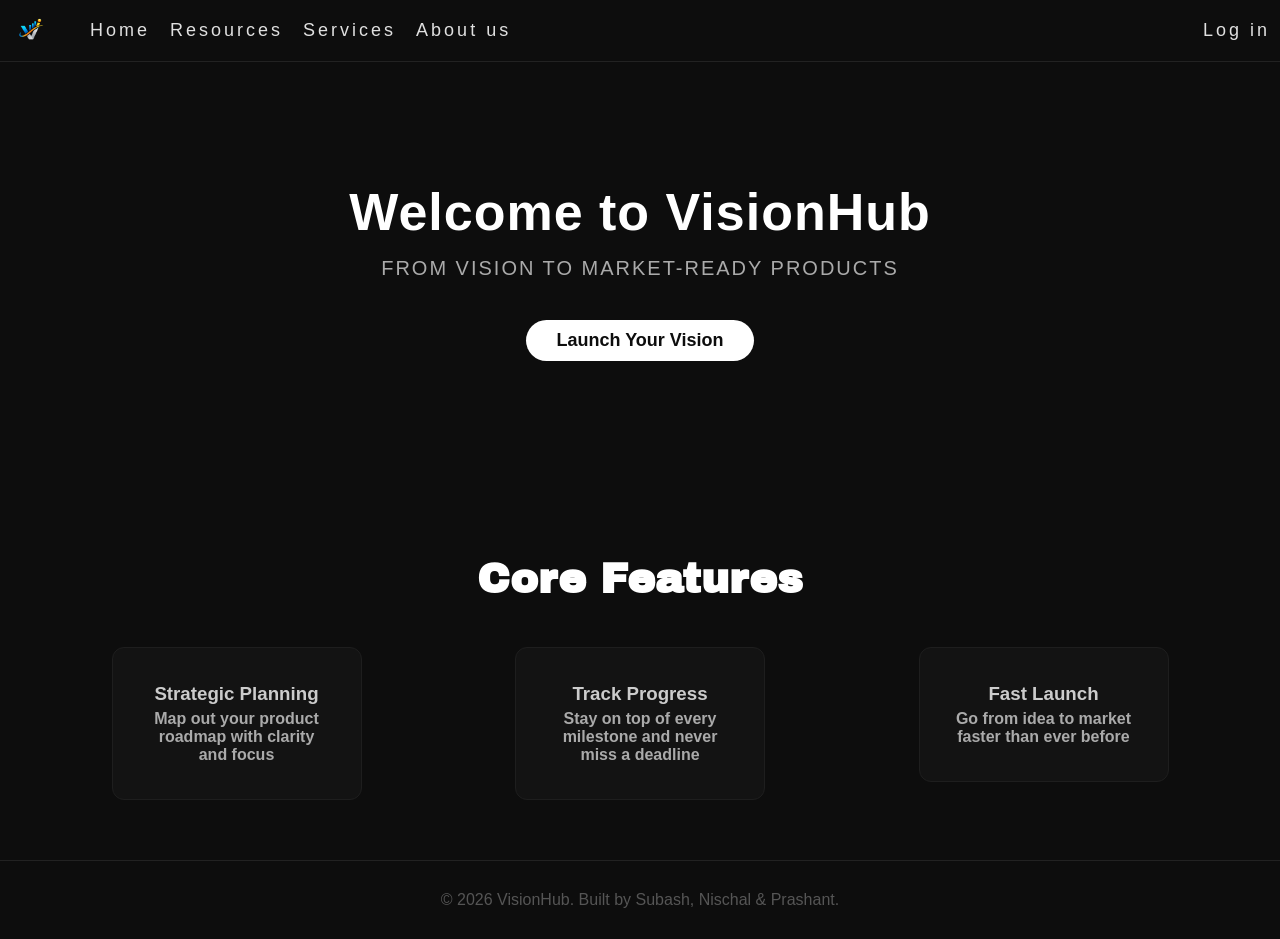
<file: Index.html>
<html> 
    <head> <style>
 </style>
  <title>VisionHub.com</title>
  <link rel="stylesheet" href="style.css">
    <link rel="icon" type="image/jpg" href="asset/logo.png">
    
</head>
<body> 
<nav class="navbar"> 
   <div class="logo">
 <img src="asset/logo.png" alt="VisionHub logo" style="height: 40px;">
 </div>
<ul> 
  <li><a href="Index.html">Home</a></li>
<li><a href = "Resources.html" >Resources</a></li>
  <li><a href="Services.html">Services</a></li>
    <li><a href="About.html">About us</a></li>
  <li class="Sign"><a href="login.html">Log in</a></li>
  </ul>

</nav >
<section class="headings">
<h1 class="Main_heading">Welcome to VisionHub</h1>
<h2 class="Main_h2"> FROM VISION TO MARKET-READY PRODUCTS </h2>
<div style="text-align:center;">
  <a href="Resources.html">
<button id="Starter">Launch Your Vision</button>
</div>
</a>
</section>
  <h2 class="text">Core Features</h2>
<section class="Features"> <!-- For displaying features in card format-->
  <div class="Feature_Cards">
    <h3 class="fetch">Strategic Planning</h3>
    <p>Map out your product roadmap with clarity and focus</p>
  </div>
  
  <div class="Feature_Cards">
    <h3 class="fetch">Track Progress</h3>
    <p>Stay on top of every milestone and never miss a deadline</p>
  </div>
  
  <div class="Feature_Cards">
    <h3 class="fetch">Fast Launch</h3>
    <p>Go from idea to market faster than ever before</p>
  </div>
</section>
<footer class="footer">
    <p>© 2026 VisionHub. Built by Subash, Nischal & Prashant.</p>
</footer>
</body>

</html>
</file>
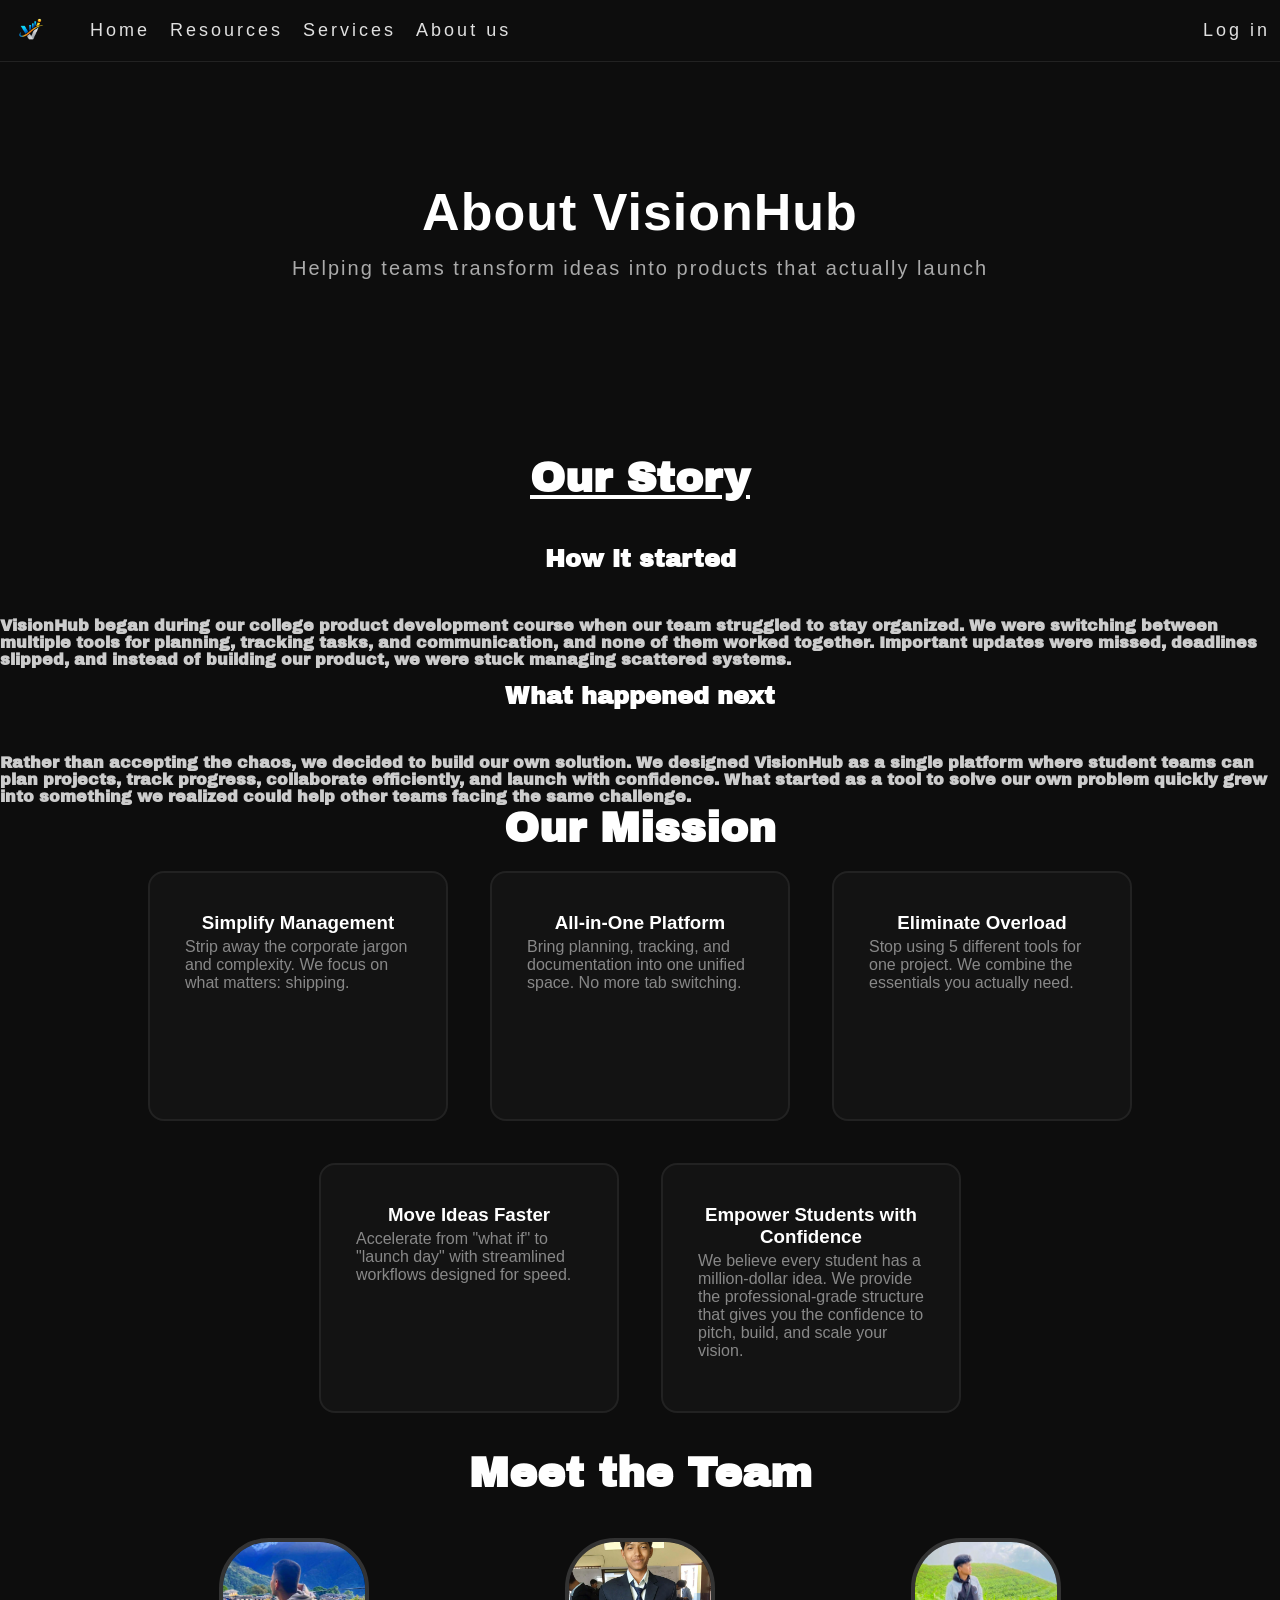
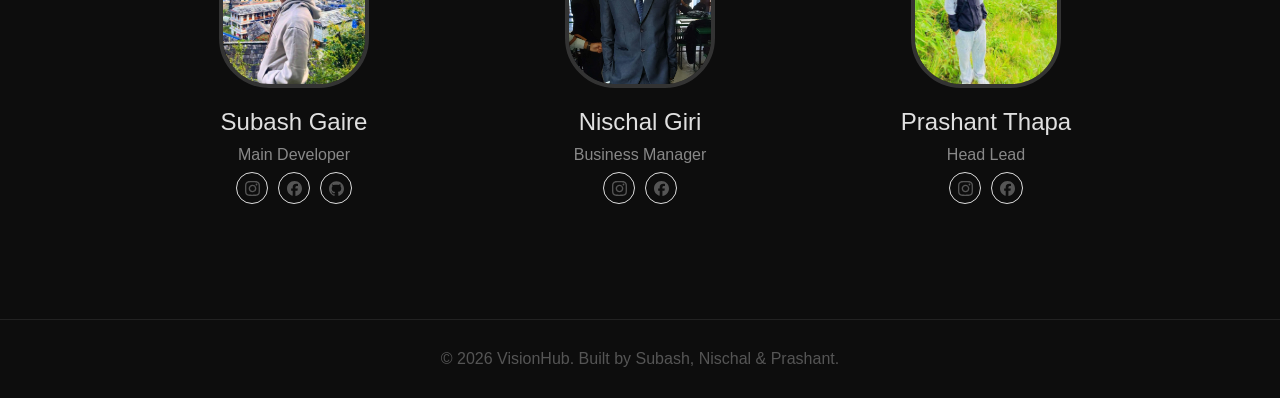
<file: About.html>
<html> 
    <head> <style>
 </style>
  <title>VisionHub.com</title>
  <link rel="stylesheet" href="style.css">
    <link rel="icon" type="image/jpg" href="asset/logo.png">
    
</head>
<body> 
<nav class="navbar"> 
   <div class="logo">
 <img src="asset/logo.png" alt="VisionHub logo" style="height: 40px;">
 </div>
<ul> 
  <li><a href="Index.html">Home</a></li>
<li><a href = "Resources.html" >Resources</a></li>
  <li><a href="Services.html">Services</a></li>
    <li><a href="About.html">About us</a></li>
  <li class="Sign"><a href="login.html">Log in</a></li>
  </ul>

</nav >
<!-- Hero section -->
<section class="About_Main">
  <h1 class="About">About VisionHub</h1>
  <h2 class="About_Sub">Helping teams transform ideas into products that actually launch</h2>
</section>

<!-- Story section -->
<section >
  <h2 class="Our_h2">Our Story</h2>
  <h3 class="Our_h3">How it started</h3>
  <p class="Story">VisionHub began during our college product development course when our team struggled to stay organized. We were switching between multiple tools for planning, tracking tasks, and communication, and none of them worked together. Important updates were missed, deadlines slipped, and instead of building our product, we were stuck managing scattered systems.</p>
  
  <h3 class="Our_h3">What happened next</h3>
  <p class="Story">Rather than accepting the chaos, we decided to build our own solution. We designed VisionHub as a single platform where student teams can plan projects, track progress, collaborate efficiently, and launch with confidence. What started as a tool to solve our own problem quickly grew into something we realized could help other teams facing the same challenge.</p>
</section>

<!-- Mission card -->
<section >
  <h2 class="mission">Our Mission</h2>
  <div class="mission_cards">
    <div class="mission_card">
      <h3 class="mission_h3">Simplify Management</h3>
      <p>Strip away the corporate jargon and complexity. We focus on what matters: shipping.</p>
    </div>
    <div class="mission_card">
      <h3 class="mission_h3">All-in-One Platform</h3>
      <p>Bring planning, tracking, and documentation into one unified space. No more tab switching.</p>
    </div>
    <div class="mission_card">
      <h3 class="mission_h3">Eliminate Overload</h3>
      <p>Stop using 5 different tools for one project. We combine the essentials you actually need.</p>
    </div>
    <div class="mission_card">
      <h3 class="mission_h3">Move Ideas Faster</h3>
      <p>Accelerate from "what if" to "launch day" with streamlined workflows designed for speed.</p>
    </div>
    <div class="mission_card">
      <h3 class="mission_h3">Empower Students with Confidence</h3>
      <p>We believe every student has a million-dollar idea. We provide the professional-grade structure that gives you the confidence to pitch, build, and scale your vision.</p>
    </div>
  </div>
<section class="team_section"> 
  <h2 class="team_head">Meet the Team</h2>
  <div class="Team_container">  

    <!-- Subash Main Developer (with GitHub) -->
    <div class="team">
      <img class="photo" src="asset\Screenshot 2026-03-18 110117.png" alt="Image of Subash Gaire">
      <div class="name">Subash Gaire</div>
      <div class="role">Main Developer</div>
      <div class="social-icons">
        <a class="social-tag" href="https://www.instagram.com/ainz_94/" target="_blank" title="Instagram">
          <svg role="img" viewBox="0 0 24 24" xmlns="http://www.w3.org/2000/svg"><title>Instagram</title><path d="M7.0301.084c-1.2768.0602-2.1487.264-2.911.5634-.7888.3075-1.4575.72-2.1228 1.3877-.6652.6677-1.075 1.3368-1.3802 2.127-.2954.7638-.4956 1.6365-.552 2.914-.0564 1.2775-.0689 1.6882-.0626 4.947.0062 3.2586.0206 3.6671.0825 4.9473.061 1.2765.264 2.1482.5635 2.9107.308.7889.72 1.4573 1.388 2.1228.6679.6655 1.3365 1.0743 2.1285 1.38.7632.295 1.6361.4961 2.9134.552 1.2773.056 1.6884.069 4.9462.0627 3.2578-.0062 3.668-.0207 4.9478-.0814 1.28-.0607 2.147-.2652 2.9098-.5633.7889-.3086 1.4578-.72 2.1228-1.3881.665-.6682 1.0745-1.3378 1.3795-2.1284.2957-.7632.4966-1.636.552-2.9124.056-1.2809.0692-1.6898.063-4.948-.0063-3.2583-.021-3.6668-.0817-4.9465-.0607-1.2797-.264-2.1487-.5633-2.9117-.3084-.7889-.72-1.4568-1.3876-2.1228C21.2982 1.33 20.628.9208 19.8378.6165 19.074.321 18.2017.1197 16.9244.0645 15.6471.0093 15.236-.005 11.977.0014 8.718.0076 8.31.0215 7.0301.0839m.1402 21.6932c-1.17-.0509-1.8053-.2453-2.2287-.408-.5606-.216-.96-.4771-1.3819-.895-.422-.4178-.6811-.8186-.9-1.378-.1644-.4234-.3624-1.058-.4171-2.228-.0595-1.2645-.072-1.6442-.079-4.848-.007-3.2037.0053-3.583.0607-4.848.05-1.169.2456-1.805.408-2.2282.216-.5613.4762-.96.895-1.3816.4188-.4217.8184-.6814 1.3783-.9003.423-.1651 1.0575-.3614 2.227-.4171 1.2655-.06 1.6447-.072 4.848-.079 3.2033-.007 3.5835.005 4.8495.0608 1.169.0508 1.8053.2445 2.228.408.5608.216.96.4754 1.3816.895.4217.4194.6816.8176.9005 1.3787.1653.4217.3617 1.056.4169 2.2263.0602 1.2655.0739 1.645.0796 4.848.0058 3.203-.0055 3.5834-.061 4.848-.051 1.17-.245 1.8055-.408 2.2294-.216.5604-.4763.96-.8954 1.3814-.419.4215-.8181.6811-1.3783.9-.4224.1649-1.0577.3617-2.2262.4174-1.2656.0595-1.6448.072-4.8493.079-3.2045.007-3.5825-.006-4.848-.0608M16.953 5.5864A1.44 1.44 0 1 0 18.39 4.144a1.44 1.44 0 0 0-1.437 1.4424M5.8385 12.012c.0067 3.4032 2.7706 6.1557 6.173 6.1493 3.4026-.0065 6.157-2.7701 6.1506-6.1733-.0065-3.4032-2.771-6.1565-6.174-6.1498-3.403.0067-6.156 2.771-6.1496 6.1738M8 12.0077a4 4 0 1 1 4.008 3.9921A3.9996 3.9996 0 0 1 8 12.0077"/></svg>
        </a>
        <a class="social-tag" href="https://www.facebook.com/subash.gaire.382465/" target="_blank" title="Facebook">
          <svg role="img" viewBox="0 0 24 24" xmlns="http://www.w3.org/2000/svg"><title>Facebook</title><path d="M9.101 23.691v-7.98H6.627v-3.667h2.474v-1.58c0-4.085 1.848-5.978 5.858-5.978.401 0 .955.042 1.468.103a8.68 8.68 0 0 1 1.141.195v3.325a8.623 8.623 0 0 0-.653-.036 26.805 26.805 0 0 0-.733-.009c-.707 0-1.259.096-1.675.309a1.686 1.686 0 0 0-.679.622c-.258.42-.374.995-.374 1.752v1.297h3.919l-.386 2.103-.287 1.564h-3.246v8.245C19.396 23.238 24 18.179 24 12.044c0-6.627-5.373-12-12-12s-12 5.373-12 12c0 5.628 3.874 10.35 9.101 11.647Z"/></svg>
        </a>
        <a class="social-tag" href="https://github.com/Gaurdian2" target="_blank" title="GitHub">
          <svg role="img" viewBox="0 0 24 24" xmlns="http://www.w3.org/2000/svg"><title>GitHub</title><path d="M12 .297c-6.63 0-12 5.373-12 12 0 5.303 3.438 9.8 8.205 11.385.6.113.82-.258.82-.577 0-.285-.01-1.04-.015-2.04-3.338.724-4.042-1.61-4.042-1.61C4.422 18.07 3.633 17.7 3.633 17.7c-1.087-.744.084-.729.084-.729 1.205.084 1.838 1.236 1.838 1.236 1.07 1.835 2.809 1.305 3.495.998.108-.776.417-1.305.76-1.605-2.665-.3-5.466-1.332-5.466-5.93 0-1.31.465-2.38 1.235-3.22-.135-.303-.54-1.523.105-3.176 0 0 1.005-.322 3.3 1.23.96-.267 1.98-.399 3-.405 1.02.006 2.04.138 3 .405 2.28-1.552 3.285-1.23 3.285-1.23.645 1.653.24 2.873.12 3.176.765.84 1.23 1.91 1.23 3.22 0 4.61-2.805 5.625-5.475 5.92.42.36.81 1.096.81 2.22 0 1.606-.015 2.896-.015 3.286 0 .315.21.69.825.57C20.565 22.092 24 17.592 24 12.297c0-6.627-5.373-12-12-12"/></svg>
        </a>
      </div>
    </div>

    <!-- Nischal Business Manager -->
    <div class="team">
      <img class="photo" src="asset\kale.jpg" alt="Image of Nischal Neupane">
      <div class="name">Nischal Giri</div>
      <div class="role">Business Manager</div>
      <div class="social-icons">
        <a class="social-tag" href="https://www.instagram.com/girinischal015906/" target="_blank" title="Instagram">
          <svg role="img" viewBox="0 0 24 24" xmlns="http://www.w3.org/2000/svg"><title>Instagram</title><path d="M7.0301.084c-1.2768.0602-2.1487.264-2.911.5634-.7888.3075-1.4575.72-2.1228 1.3877-.6652.6677-1.075 1.3368-1.3802 2.127-.2954.7638-.4956 1.6365-.552 2.914-.0564 1.2775-.0689 1.6882-.0626 4.947.0062 3.2586.0206 3.6671.0825 4.9473.061 1.2765.264 2.1482.5635 2.9107.308.7889.72 1.4573 1.388 2.1228.6679.6655 1.3365 1.0743 2.1285 1.38.7632.295 1.6361.4961 2.9134.552 1.2773.056 1.6884.069 4.9462.0627 3.2578-.0062 3.668-.0207 4.9478-.0814 1.28-.0607 2.147-.2652 2.9098-.5633.7889-.3086 1.4578-.72 2.1228-1.3881.665-.6682 1.0745-1.3378 1.3795-2.1284.2957-.7632.4966-1.636.552-2.9124.056-1.2809.0692-1.6898.063-4.948-.0063-3.2583-.021-3.6668-.0817-4.9465-.0607-1.2797-.264-2.1487-.5633-2.9117-.3084-.7889-.72-1.4568-1.3876-2.1228C21.2982 1.33 20.628.9208 19.8378.6165 19.074.321 18.2017.1197 16.9244.0645 15.6471.0093 15.236-.005 11.977.0014 8.718.0076 8.31.0215 7.0301.0839m.1402 21.6932c-1.17-.0509-1.8053-.2453-2.2287-.408-.5606-.216-.96-.4771-1.3819-.895-.422-.4178-.6811-.8186-.9-1.378-.1644-.4234-.3624-1.058-.4171-2.228-.0595-1.2645-.072-1.6442-.079-4.848-.007-3.2037.0053-3.583.0607-4.848.05-1.169.2456-1.805.408-2.2282.216-.5613.4762-.96.895-1.3816.4188-.4217.8184-.6814 1.3783-.9003.423-.1651 1.0575-.3614 2.227-.4171 1.2655-.06 1.6447-.072 4.848-.079 3.2033-.007 3.5835.005 4.8495.0608 1.169.0508 1.8053.2445 2.228.408.5608.216.96.4754 1.3816.895.4217.4194.6816.8176.9005 1.3787.1653.4217.3617 1.056.4169 2.2263.0602 1.2655.0739 1.645.0796 4.848.0058 3.203-.0055 3.5834-.061 4.848-.051 1.17-.245 1.8055-.408 2.2294-.216.5604-.4763.96-.8954 1.3814-.419.4215-.8181.6811-1.3783.9-.4224.1649-1.0577.3617-2.2262.4174-1.2656.0595-1.6448.072-4.8493.079-3.2045.007-3.5825-.006-4.848-.0608M16.953 5.5864A1.44 1.44 0 1 0 18.39 4.144a1.44 1.44 0 0 0-1.437 1.4424M5.8385 12.012c.0067 3.4032 2.7706 6.1557 6.173 6.1493 3.4026-.0065 6.157-2.7701 6.1506-6.1733-.0065-3.4032-2.771-6.1565-6.174-6.1498-3.403.0067-6.156 2.771-6.1496 6.1738M8 12.0077a4 4 0 1 1 4.008 3.9921A3.9996 3.9996 0 0 1 8 12.0077"/></svg>
        </a>
        <a class="social-tag" href="https://www.facebook.com/nischal.giri.9157" target="_blank" title="Facebook">
          <svg role="img" viewBox="0 0 24 24" xmlns="http://www.w3.org/2000/svg"><title>Facebook</title><path d="M9.101 23.691v-7.98H6.627v-3.667h2.474v-1.58c0-4.085 1.848-5.978 5.858-5.978.401 0 .955.042 1.468.103a8.68 8.68 0 0 1 1.141.195v3.325a8.623 8.623 0 0 0-.653-.036 26.805 26.805 0 0 0-.733-.009c-.707 0-1.259.096-1.675.309a1.686 1.686 0 0 0-.679.622c-.258.42-.374.995-.374 1.752v1.297h3.919l-.386 2.103-.287 1.564h-3.246v8.245C19.396 23.238 24 18.179 24 12.044c0-6.627-5.373-12-12-12s-12 5.373-12 12c0 5.628 3.874 10.35 9.101 11.647Z"/></svg>
        </a>
      </div>
    </div>

    <!-- Prashant Head Lead-->
       <div class="team">
      <img class="photo" src="asset/prashant.png" alt="Image of Prashant thapa">
      <div class="name">Prashant Thapa</div>
      <div class="role">Head Lead</div>
      <div class="social-icons">
        <a class="social-tag" href="https://www.instagram.com/parshanttttttt_/" target="_blank" title="Instagram">
          <svg role="img" viewBox="0 0 24 24" xmlns="http://www.w3.org/2000/svg"><title>Instagram</title><path d="M7.0301.084c-1.2768.0602-2.1487.264-2.911.5634-.7888.3075-1.4575.72-2.1228 1.3877-.6652.6677-1.075 1.3368-1.3802 2.127-.2954.7638-.4956 1.6365-.552 2.914-.0564 1.2775-.0689 1.6882-.0626 4.947.0062 3.2586.0206 3.6671.0825 4.9473.061 1.2765.264 2.1482.5635 2.9107.308.7889.72 1.4573 1.388 2.1228.6679.6655 1.3365 1.0743 2.1285 1.38.7632.295 1.6361.4961 2.9134.552 1.2773.056 1.6884.069 4.9462.0627 3.2578-.0062 3.668-.0207 4.9478-.0814 1.28-.0607 2.147-.2652 2.9098-.5633.7889-.3086 1.4578-.72 2.1228-1.3881.665-.6682 1.0745-1.3378 1.3795-2.1284.2957-.7632.4966-1.636.552-2.9124.056-1.2809.0692-1.6898.063-4.948-.0063-3.2583-.021-3.6668-.0817-4.9465-.0607-1.2797-.264-2.1487-.5633-2.9117-.3084-.7889-.72-1.4568-1.3876-2.1228C21.2982 1.33 20.628.9208 19.8378.6165 19.074.321 18.2017.1197 16.9244.0645 15.6471.0093 15.236-.005 11.977.0014 8.718.0076 8.31.0215 7.0301.0839m.1402 21.6932c-1.17-.0509-1.8053-.2453-2.2287-.408-.5606-.216-.96-.4771-1.3819-.895-.422-.4178-.6811-.8186-.9-1.378-.1644-.4234-.3624-1.058-.4171-2.228-.0595-1.2645-.072-1.6442-.079-4.848-.007-3.2037.0053-3.583.0607-4.848.05-1.169.2456-1.805.408-2.2282.216-.5613.4762-.96.895-1.3816.4188-.4217.8184-.6814 1.3783-.9003.423-.1651 1.0575-.3614 2.227-.4171 1.2655-.06 1.6447-.072 4.848-.079 3.2033-.007 3.5835.005 4.8495.0608 1.169.0508 1.8053.2445 2.228.408.5608.216.96.4754 1.3816.895.4217.4194.6816.8176.9005 1.3787.1653.4217.3617 1.056.4169 2.2263.0602 1.2655.0739 1.645.0796 4.848.0058 3.203-.0055 3.5834-.061 4.848-.051 1.17-.245 1.8055-.408 2.2294-.216.5604-.4763.96-.8954 1.3814-.419.4215-.8181.6811-1.3783.9-.4224.1649-1.0577.3617-2.2262.4174-1.2656.0595-1.6448.072-4.8493.079-3.2045.007-3.5825-.006-4.848-.0608M16.953 5.5864A1.44 1.44 0 1 0 18.39 4.144a1.44 1.44 0 0 0-1.437 1.4424M5.8385 12.012c.0067 3.4032 2.7706 6.1557 6.173 6.1493 3.4026-.0065 6.157-2.7701 6.1506-6.1733-.0065-3.4032-2.771-6.1565-6.174-6.1498-3.403.0067-6.156 2.771-6.1496 6.1738M8 12.0077a4 4 0 1 1 4.008 3.9921A3.9996 3.9996 0 0 1 8 12.0077"/></svg>
        </a>
        <a class="social-tag" href="https://www.facebook.com/mahakal2081" target="_blank" title="Facebook">
          <svg role="img" viewBox="0 0 24 24" xmlns="http://www.w3.org/2000/svg"><title>Facebook</title><path d="M9.101 23.691v-7.98H6.627v-3.667h2.474v-1.58c0-4.085 1.848-5.978 5.858-5.978.401 0 .955.042 1.468.103a8.68 8.68 0 0 1 1.141.195v3.325a8.623 8.623 0 0 0-.653-.036 26.805 26.805 0 0 0-.733-.009c-.707 0-1.259.096-1.675.309a1.686 1.686 0 0 0-.679.622c-.258.42-.374.995-.374 1.752v1.297h3.919l-.386 2.103-.287 1.564h-3.246v8.245C19.396 23.238 24 18.179 24 12.044c0-6.627-5.373-12-12-12s-12 5.373-12 12c0 5.628 3.874 10.35 9.101 11.647Z"/></svg>
        </a>
  </div>
 </div>
  </div>
</section>
    </div>    
<footer class="footer">
    <p>© 2026 VisionHub. Built by Subash, Nischal & Prashant.</p>
</footer>
</body>


</html>
</file>
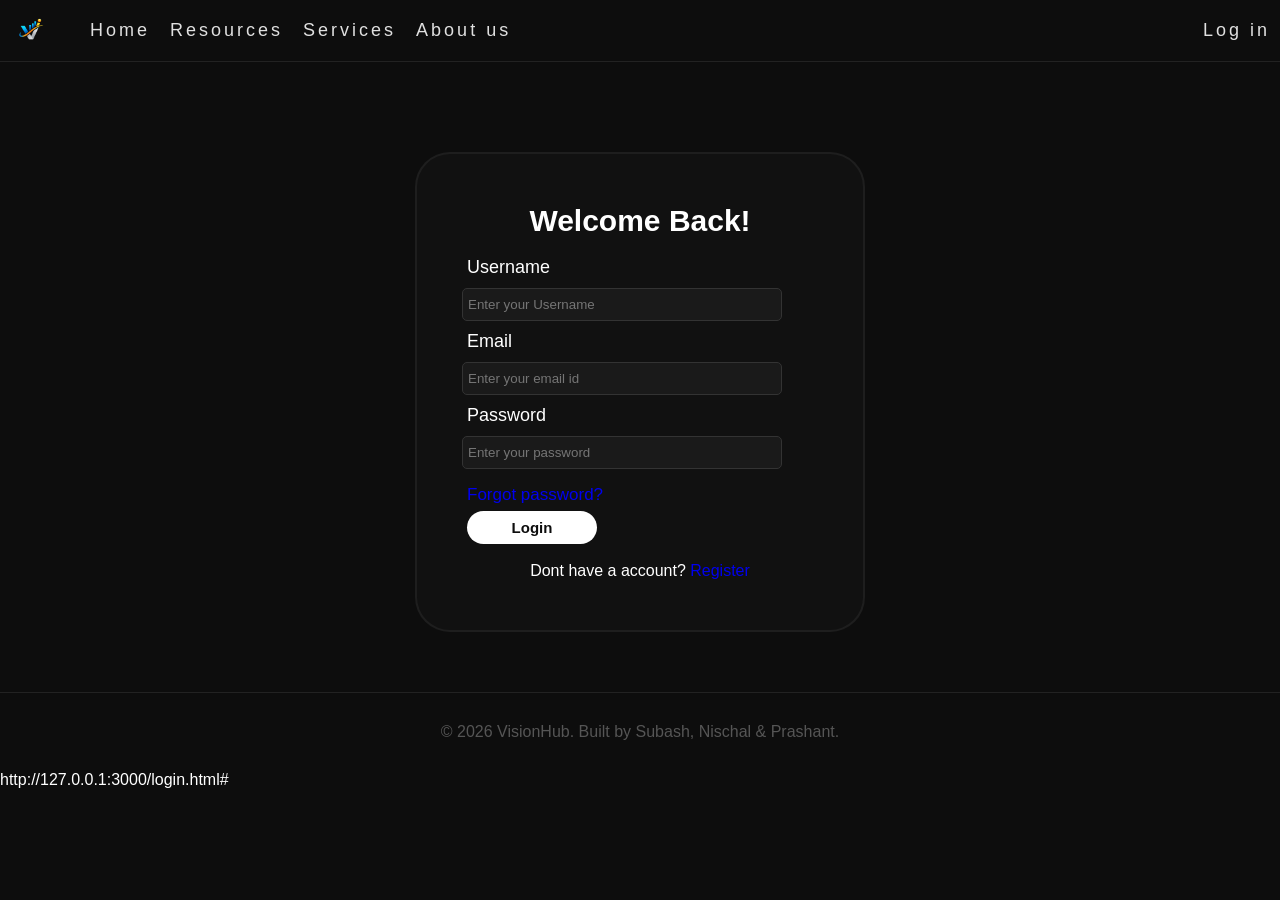
<file: login.html>
<html> 
    <head> <style>
 </style>
  <title>VisionHub.com</title>
  <link rel="stylesheet" href="style.css">
    <link rel="icon" type="image/jpg" href="asset/logo.png">
</head>
<body> 
<nav class="navbar"> 
   <div class="logo">
 <img src="asset/logo.png" alt="VisionHub logo" style="height: 40px;">
 </div>
<ul> 
  <li><a href="Index.html">Home</a></li>
<li><a href = "Resources.html" >Resources</a></li>
  <li><a href="Services.html">Services</a></li>
    <li><a href="About.html">About us</a></li>
  <li class="Sign"><a href="login.html">Log in</a></li>
  </ul>
</nav >
<section class="Login_container">
  <h2 class="Welcome">Welcome Back!</h2>
<form class="login_form">
     Username <br><input type="Text" id="Username" placeholder="Enter your Username" required> 
    <br>
         Email <br><input type="email" id="email" placeholder="Enter your email id" required> 
    Password <br><input type="password" id="Pass" placeholder="Enter your password" required> 
    <div class="Forgot">
        <a href="#">Forgot password?</a>
</div>
<button type="submit" id="submit"> Login </button> 
</form>
<div class="Register">
    <p>Dont have a account? <a href="#">Register</a></p>
</div>
</section>
<footer class="footer">
    <p>© 2026 VisionHub. Built by Subash, Nischal & Prashant.</p>
</footer>
 
</body>http://127.0.0.1:3000/login.html#
</file>
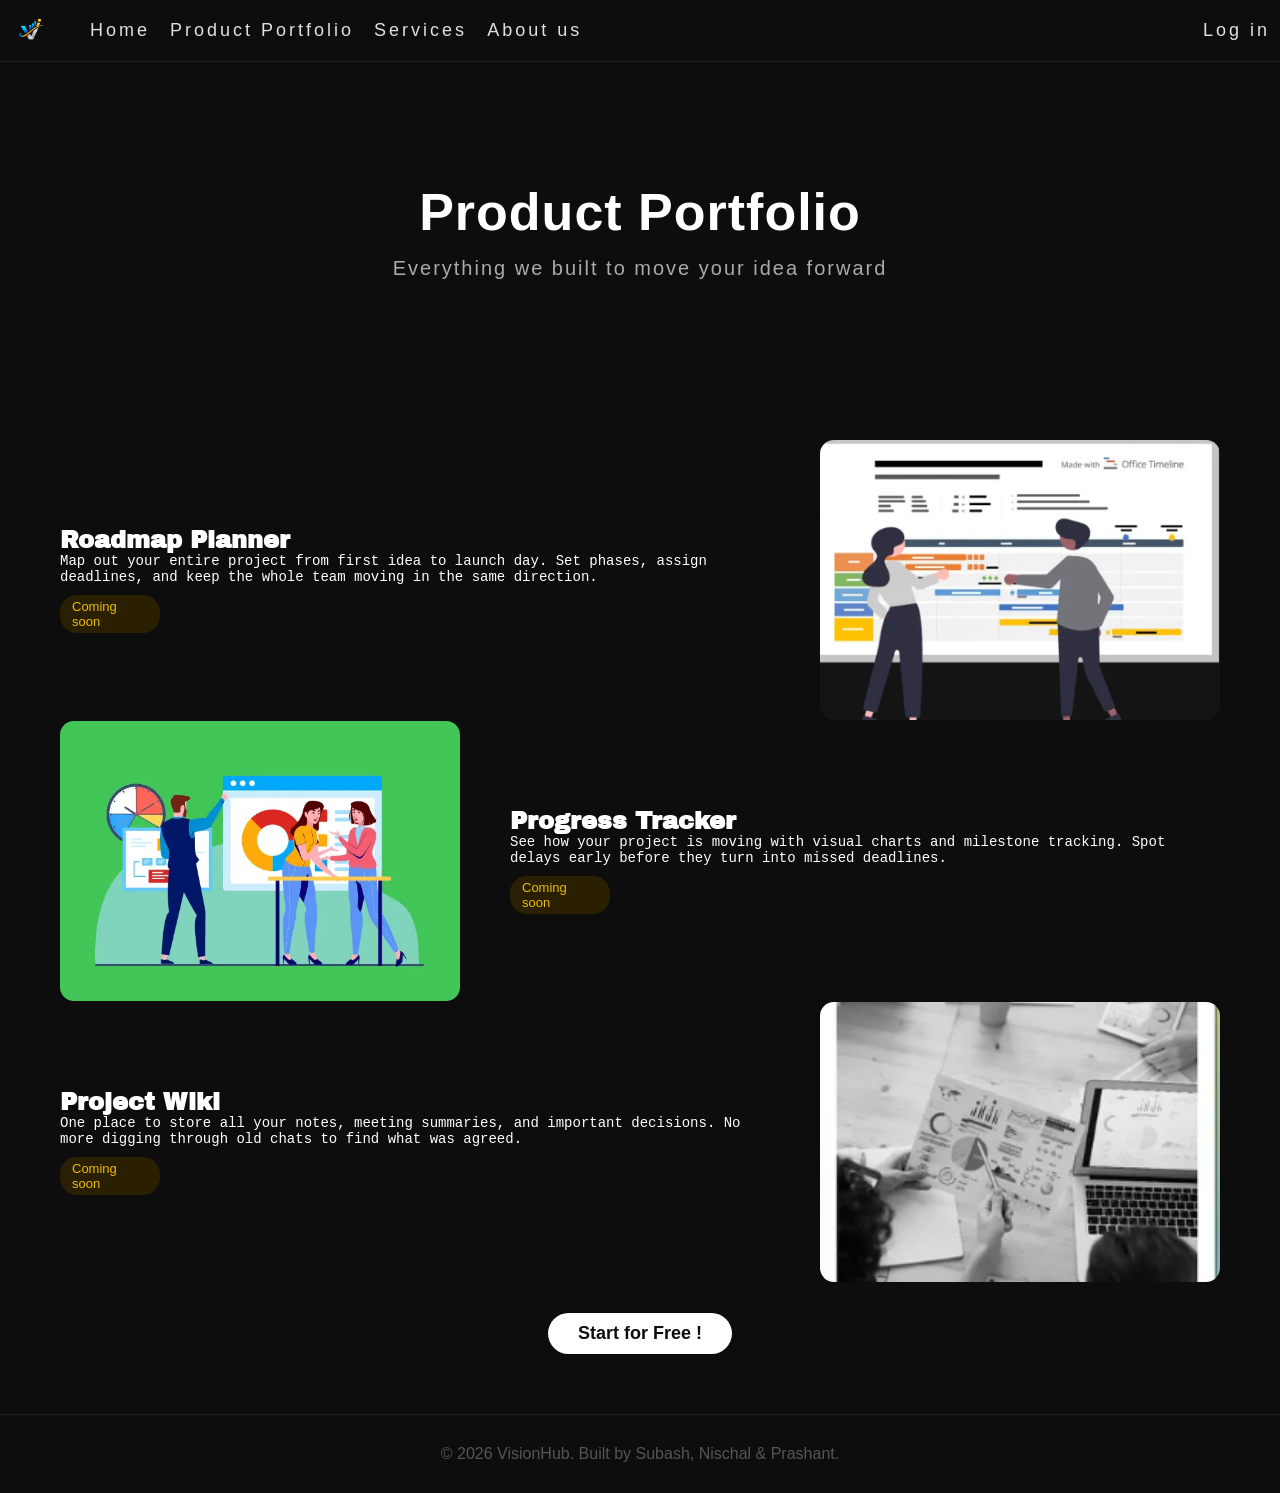
<file: Portfolio.html>
<html> 
    <head> <style>
 </style>
  <title>VisionHub.com</title>
  <link rel="stylesheet" href="style.css">
    <link rel="icon" type="image/jpg" href="asset/logo.png">
    
</head>
<body> 
<nav class="navbar"> 
   <div class="logo">
 <img src="asset/logo.png" alt="VisionHub logo" style="height: 40px;">
 </div>
<ul> 
  <li><a href="Index.html">Home</a></li>
<li><a href = "Portfolio.html" >Product Portfolio</a></li>
  <li><a href="Services.html">Services</a></li>
    <li><a href="About.html">About us</a></li>
  <li class="Sign"><a href="login.html">Log in</a></li>
  </ul>
</nav >
<section class="headings">
    <h1 class="Main_heading">Product Portfolio</h1>
    <h2 class="Main_h2">Everything we built to move your idea forward</h2>
</section>
    <!-- Roadmap Planner -->
    <div class="product">
        <div class="product_thing">
            <h2 class="head">Roadmap Planner</h2>
            <p class="note">Map out your entire project from first idea to launch day. Set phases, assign deadlines, and keep the whole team moving in the same direction.</p>
            <div class="beta">Coming soon</div>
        </div>
        <img class="Image_Portfolio" src="asset\roadmap planning.png" alt="Roadmap Planner screenshot">
    </div>
    <!-- Progress Tracker -->
    <div class="product_right">
        <div class="product_thing">
            <h2 class="head">Progress Tracker</h2>
            <p class="note">See how your project is moving with visual charts and milestone tracking. Spot delays early before they turn into missed deadlines.</p>
            <div class="beta">Coming soon</div>
        </div>
        <img class="Image_Portfolio" src="asset/progress tracker.webp" alt="Progress Tracker screenshot">
    </div>
    <!-- Project Documentation  -->
    <div class="product">
        <div class="product_thing">
            <h2 class="head">Project Wiki</h2>
            <p class="note">One place to store all your notes, meeting summaries, and important decisions. No more digging through old chats to find what was agreed.</p>
            <div class="beta">Coming soon</div>
        </div>
        <img class="Image_Portfolio" src="asset\documentation.png" alt="Project Wiki screenshot">
    </div>
  <div style="text-align:center;">
  <a href="Services.html">
<button class="Product_Button">Start for Free !</button>
</div>  
<footer class="footer">
    <p>© 2026 VisionHub. Built by Subash, Nischal & Prashant.</p>
</footer>
</body>
</html>
</file>
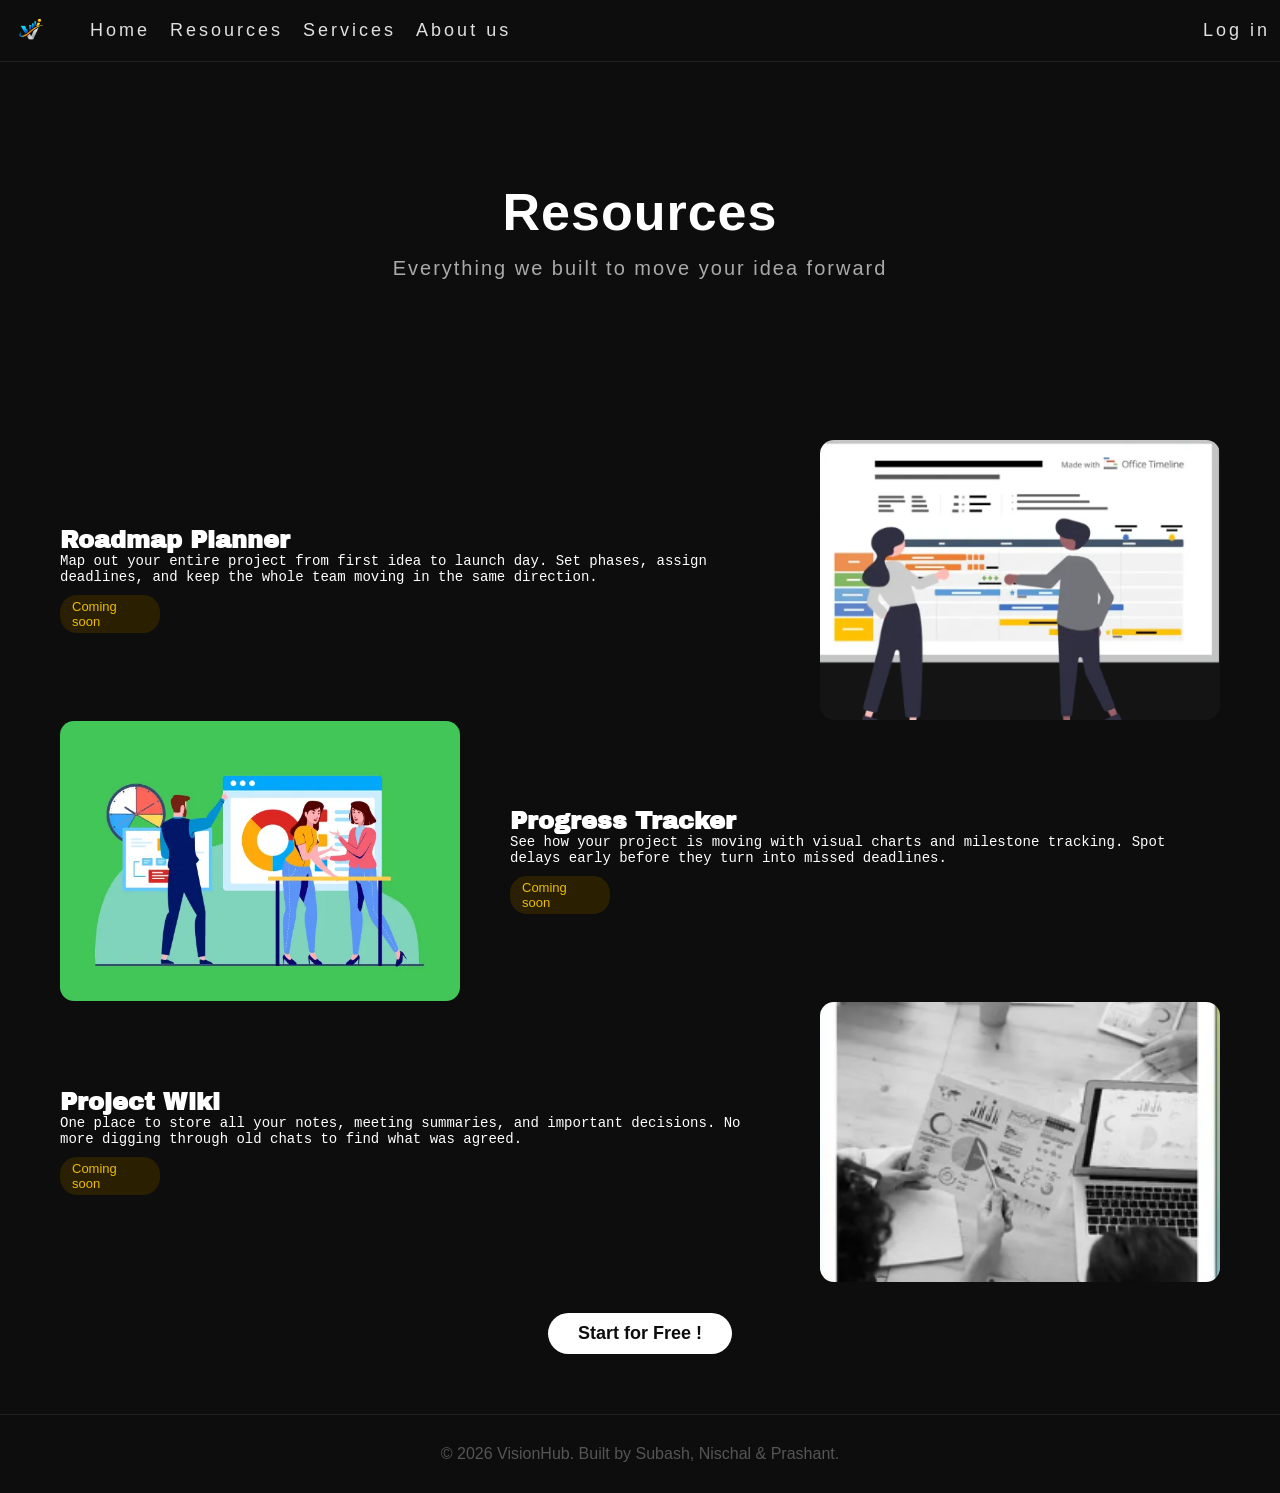
<file: Resources.html>
<html> 
    <head> <style>
 </style>
  <title>VisionHub.com</title>
  <link rel="stylesheet" href="style.css">
    <link rel="icon" type="image/jpg" href="asset/logo.png">
    
</head>
<body> 
<nav class="navbar"> 
   <div class="logo">
 <img src="asset/logo.png" alt="VisionHub logo" style="height: 40px;">
 </div>
<ul> 
  <li><a href="Index.html">Home</a></li>
<li><a href = "Resources.html" >Resources</a></li>
  <li><a href="Services.html">Services</a></li>
    <li><a href="About.html">About us</a></li>
  <li class="Sign"><a href="login.html">Log in</a></li>
  </ul>
</nav >
<section class="headings">
    <h1 class="Main_heading">Resources</h1>
    <h2 class="Main_h2">Everything we built to move your idea forward</h2>
</section>
    <!-- Roadmap Planner -->
    <div class="product">
        <div class="product_thing">
            <h2 class="head">Roadmap Planner</h2>
            <p class="note">Map out your entire project from first idea to launch day. Set phases, assign deadlines, and keep the whole team moving in the same direction.</p>
            <div class="beta">Coming soon</div>
        </div>
        <img class="Image_Portfolio" src="asset\roadmap planning.png" alt="Roadmap Planner screenshot">
    </div>
    <!-- Progress Tracker -->
    <div class="product_right">
        <div class="product_thing">
            <h2 class="head">Progress Tracker</h2>
            <p class="note">See how your project is moving with visual charts and milestone tracking. Spot delays early before they turn into missed deadlines.</p>
            <div class="beta">Coming soon</div>
        </div>
        <img class="Image_Portfolio" src="asset/progress tracker.webp" alt="Progress Tracker screenshot">
    </div>
    <!-- Project Documentation  -->
    <div class="product">
        <div class="product_thing">
            <h2 class="head">Project Wiki</h2>
            <p class="note">One place to store all your notes, meeting summaries, and important decisions. No more digging through old chats to find what was agreed.</p>
            <div class="beta">Coming soon</div>
        </div>
        <img class="Image_Portfolio" src="asset\documentation.png" alt="Project Wiki screenshot">
    </div>
  <div style="text-align:center;">
  <a href="Services.html">
<button class="Product_Button">Start for Free !</button>
</div>  
<footer class="footer">
    <p>© 2026 VisionHub. Built by Subash, Nischal & Prashant.</p>
</footer>
</body>
</html>
</file>
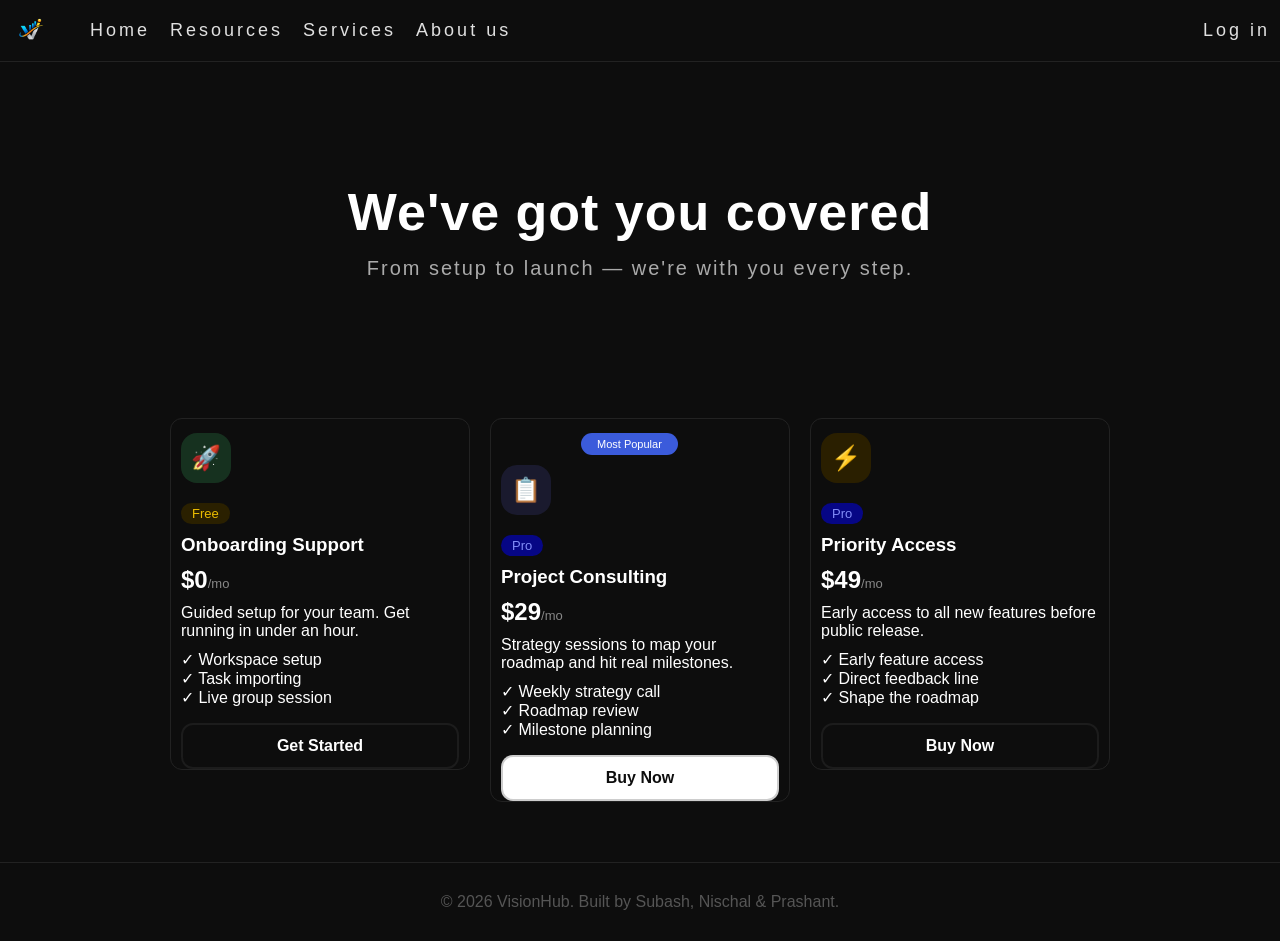
<file: Services.html>
<html> 
    <head> <style>
 </style>
  <title>VisionHub.com</title>
  <link rel="stylesheet" href="style.css">
    <link rel="icon" type="image/jpg" href="asset/logo.png">
    
</head>
<body> 
<nav class="navbar"> 

   <div class="logo">
 <img src="asset/logo.png" alt="VisionHub logo" style="height: 40px;">
 </div>
<ul> 
  <li><a href="Index.html">Home</a></li>
<li><a href = "Resources.html" >Resources</a></li>
  <li><a href="Services.html">Services</a></li>
    <li><a href="About.html">About us</a></li>
  <li class="Sign"><a href="login.html">Log in</a></li>
  </ul>
</nav >
<section class="headings">
    <h1 class="Main_heading">We've got you covered</h1>
    <h2 class="Services_h2">From setup to launch — we're with you every step.</h2>
</section>

<div class="services_Container">

    <!-- Onboarding Support -->
    <div class="service_card">
    <div class="icon" id="green">🚀</div>
  <span class="Free">Free</span>
  <h3 class="card_title">Onboarding Support</h3>
  <p class="card_price">$0<span class="per_month">/mo</span></p>
  <p class="card_paragraph">Guided setup for your team. Get running in under an hour.</p>
   <ul class="card_list">
    <li>✓ Workspace setup</li>
  <li>✓ Task importing</li>
 <li>✓ Live group session</li>
</ul>
        <a href="login.html" class="button">Get Started</a>
    </div>

    <!-- Project Consulting — Most Popular -->
    <div class="service_card">
        <div class="popular">Most Popular</div>
        <div class="icon" id="purple">📋</div>
        <span class="Pro">Pro</span>
        <h3 class="card_title">Project Consulting</h3>
        <p class="card_price">$29<span class="per_month">/mo</span></p>
        <p class="card_paragraph">Strategy sessions to map your roadmap and hit real milestones.</p>
        <ul class="card_list">
            <li>✓ Weekly strategy call</li>
            <li>✓ Roadmap review</li>
            <li>✓ Milestone planning</li>
        </ul>
        <a href="login.html" class="button" id="Best">Buy Now</a>
    </div>

    <!-- Priority Access -->
    <div class="service_card">
        <div class="icon" id="yellow">⚡</div>
        <span class="Pro">Pro</span>
        <h3 class="card_title">Priority Access</h3>
        <p class="card_price">$49<span class="per_month">/mo</span></p>
        <p class="card_paragraph">Early access to all new features before public release.</p>
        <ul class="card_list">
            <li>✓ Early feature access</li>
            <li>✓ Direct feedback line</li>
            <li>✓ Shape the roadmap</li>
        </ul>
        <a href="login.html" class="button">Buy Now</a>
    </div>
</div>

<footer class="footer">
    <p>© 2026 VisionHub. Built by Subash, Nischal & Prashant.</p>
</footer>
</body>
</file>
<file: style.css>
@import url('https://fonts.googleapis.com/css2?family=Archivo+Black&family=Playwrite+NZ+Basic:wght@100..400&family=Roboto+Condensed:ital,wght@0,100..900;1,100..900&display=swap');

* {
    margin: 0;
    padding: 0;
    box-sizing: border-box;
}

a {
    text-decoration: none;
}

body {
    min-height: 100vh;
    background: #0d0d0d;
    font-family: 'Franklin Gothic Medium', 'Arial Narrow', Arial, sans-serif;
color: white;
}

main {
    margin: 30px;
}

/* navbar */
.navbar {
    display: flex;
    background-color: #0d0d0d;
    border-bottom: 1px solid #222;
}

.navbar .logo {
    padding: 10px 0px;
    margin-right: 20px;
}
.navbar ul{
    display: flex;
    align-items: center;
     margin: 0px;
    padding: 10px 0px;
    list-style-type: none;
font-size: 18px;
     width: 100%;
}
.navbar li {
  letter-spacing: 3px;
}
.navbar a{
    padding: 10px;
     color: #e0e0e0;
     display: flex;
}
.navbar a:hover{
    background: #1a1a1a;
    border: none;
    border-radius: 20px;
    transform:translateY(-2px);
}
.Sign {
margin-left: auto;
}

/* Main Headers */
.headings {
    text-align: center;
    padding: 120px 40px;
    margin: 0;
}

.Main_heading {
    font-family: 'Gill Sans', 'Gill Sans MT', Calibri, 'Trebuchet MS', sans-serif;
    font-size: 52px;
    font-weight: bold;
    letter-spacing: 1px;
    margin-bottom: 15px;
    color: #ffffff;
}

.Main_h2 {
    font-family: 'Franklin Gothic Medium', 'Arial Narrow', Arial, sans-serif;
    font-size: 20px;
    font-weight: normal;
    letter-spacing: 2px;
    margin-bottom: 40px;
    color: #aaaaaa;
}

/* Button called launch your vision */
#Starter {
    font-size: 18px;
    font-weight: bold;
    padding: 10px 30px;
    border: none;
    border-radius: 60px;
    cursor: pointer;
    margin-bottom: 60px;
    background: #ffffff;
    color: #0d0d0d;
}
#Starter:hover{
    transform: translateY(-2px);
    transition: 0.2s ease-in-out;
    background: #e0e0e0;
}

/* Core features */
.text {
    text-align: center;
    font-family: 'Archivo Black', sans-serif;
    font-size: 42px;
    font-weight: 900;
    margin-bottom: 45px;
    margin-top: 15px;
    color: #ffffff;
}

.Features {
    display: flex;
    gap: 42px;
    justify-content: space-evenly;
    text-align: center;
    font-weight: bold;
}

/* h3 elements in features inside the boxes */
.fetch{
    color: #cccccc;
    margin-bottom: 5px;
}
.Feature_Cards {
  border: 1px solid #1e1e1e;
  border-radius: 12px;
    padding: 35px;
    width: 250px;
    height: 100%;
    color: #aaaaaa;
    background: #131313;
}
.Feature_Cards:hover{
    border-color:#0f0101;
    transform: translateY(-2px);
    transition: 0.3s ease;
}
/* login site*/
.Login_container {
    border-radius: 35px;
border: 2px solid #4444;
    background: #111111;
    padding: 50px;
    text-align: center;
    display: flex;
    flex-direction: column;
    width: 450px;
    height: 480px;
    margin: auto;
    margin-top: 90px;
}

.login_form {
    text-align: left;
    margin: auto;
    font-size: large;
}

input {
    padding: 8px 5px;
    margin: 10px 0px;
    width: 320px;
    border-radius: 5px;
    position: relative;
    right: 5px;
    background: #1a1a1a;
    color: #e0e0e0;
    border: 1px solid #333;
}
.Forgot  {
    padding-top: 6px;
    padding-bottom: 6px;
    text-align: left;
    font-size: 17px;
}

#submit {
    width: 130px;
    padding: 8px;
   
    border-radius: 60px;
    font-size: 15px;
    font-weight: bold;
    cursor: pointer;
    background: #ffffff;
    color: #0d0d0d;
    border: none;
    
}
#submit:hover{
    transform: translateY(-2px);
    transition: 0.3sec ease;
       background-color: yellow;
}

.Welcome {
    font-size: 30px;
    color: #ffffff;
}


/* about */
.About_main {
    text-align: center;
    padding: 120px 40px;
    margin: 0;
}

.About {
    font-family: 'Gill Sans', 'Gill Sans MT', Calibri, 'Trebuchet MS', sans-serif;
    font-size: 52px;
    font-weight: bold;
    letter-spacing: 1px;
    margin-bottom: 15px;
    color: #ffffff;
}

.About_Sub {
    font-family: 'Franklin Gothic Medium', 'Arial Narrow', Arial, sans-serif;
    font-size: 20px;
    font-weight: normal;
    letter-spacing: 2px;
    margin-bottom: 40px;
    color: #aaaaaa;
}

.Our_h2 {
    text-align: center;
    font-family: 'Archivo Black', sans-serif;
    font-size: 42px;
    font-weight: 900;
    margin-bottom: 45px;
    margin-top: 15px;
    text-decoration: underline;
    color: #ffffff;
}

.Story {
    text-align: left;
    font-family: 'Archivo Black', sans-serif;
    font-size: 16px;
    font-weight: 900;
    margin:15px 0px px 3px;
    color: #cccccc;
}

.Our_h3 {
    text-align: center;
    font-family: 'Archivo Black', sans-serif;
    font-size: 24px;
    font-weight: 900;
    margin: 15px 0px 45px 0px;
    color: #ffffff;

}

.mission{
    text-align: center;
    font-size: 42px;
    font-family:'Archivo Black', sans-serif;
    color: #ffffff;
    margin-bottom: 20px;
}
.mission_cards{
   display: flex;
   gap: 42px;
 flex-wrap: wrap;
 justify-content: center;
}

.mission_card{
border: 2px solid #222;
border-radius: 16px;
    padding: 35px;
    width: 300px;
    height: 250px;
    color:#888888 ;
    background: #131313;
}
.mission_card:hover{
    transform: translateY(-2px);
    transition: 0.3s ease;
    cursor: pointer;
}
.mission_h3{
 color:#ffffff;
 text-align: center;
 padding: 4px;
}
/* Team */
.team_head{
    margin: 12px;
    text-align: center;
    font-size: 42px;
    font-family: 'Archivo Black', sans-serif;
    color: #ffffff;
}

.team_section{
    width: 85%;
    padding: 25px;
    margin: auto;
    text-align: center;
}

.team_container{
    display: flex;
    justify-content: space-around;
    flex-wrap: wrap;
}

.team{
    width: 300px;
    border-radius: 10px;
    padding: 20px;
    margin: 10px;
    cursor: pointer;
}

.team img{
    border-radius: 50px;
    border: 4px solid #333;
    width: 150px;
    height: 150px;
    object-fit: cover;
    margin-bottom: 10px;
}

.name{
    font-size: 24px;
    color: #e0e0e0;
    padding: 10px;
}

.role{
    font-size: 16px;
    color: #888888;
}
.social-icons {
  display: flex;
  gap: 10px;
  margin-top: 8px;
  justify-content: center;
}

.social-tag {
  display: flex;
  align-items: center;
  justify-content: center;
  width: 32px;
  height: 32px;
  border: 1px solid #ddd;
  border-radius: 30px;
  text-decoration: none;
}

.social-tag:hover {
  border-color: #999;
  transform: translateY(-2px);
}

.social-tag svg {
  width: 15px;
  height: 15px;
  fill: #555;
}
/*Product Portfolio . */
.product{
    padding: 0 60px;
    display: flex;
    gap: 50px;
 align-items: center;
border-bottom: 1px solid #0d0d0d;

}
.product_right{
    padding: 0 60px;
    display: flex;
    gap: 50px;
 align-items: center;
border-bottom: 1px solid #0d0d0d;
  flex-direction: row-reverse;
}

.head{

    font-family: 'Archivo Black', sans-serif;
}
.note{
 font-family:monospace;  
     font-size: 14px;
}
.Image_portfolio{
    width: 100%; 
    max-width: 400px;
object-fit: cover;
height: 280px;
border-radius: 14px;
}
.beta {
    font-size: 13px;
    padding: 4px 12px;
    border-radius: 17px;
    background: #2a2000;
    color: #ebbc00;
    width: 100px;
    margin-top: 10px;
}
.Product_Button{
  font-size: 18px;
    font-weight: bold;
    padding: 10px 30px;
    border: none;
    border-radius: 60px;
    cursor: pointer;
    margin-top: 30px;
    margin-bottom: auto;
    background: #ffffff;
    color: #0d0d0d;
}
.Product_Button:hover{
    transform: translateY(-2px);
    transition: 0.2s ease-in-out;
    background: #e0e0e0;
}

/* Services page */
.Services_h2{
    font-family: 'Franklin Gothic Medium', 'Arial Narrow', Arial, sans-serif;
    font-size: 20px;
    font-weight: normal;
    letter-spacing: 2px;
    margin-bottom: 18px;
    color: #aaaaaa;
}
.services_Container{
    display: flex;
   gap: 20px;
   justify-content: center;
 list-style-position:inside;
     flex-wrap: wrap;
}

.service_card{
    display: flex;
    flex-direction: column;
    gap: 10px ;
    border:1px solid #222;
    border-radius: 12px;
      width: 300px;
   height: 100%;
   padding: 14px 10px 0px 10px;

}
.service_card:hover{
    transform: translateY(-5px);
    transition: 0.3s ease-in-out;
}
.popular{
    background: #3b5bdb;
    color: #ffffff;
    font-size: 11px;
    padding: 5px 16px;
    border-radius: 20px;
    width: fit-content;
     margin-left: 5rem;   
     /*1 rem = 16px    */
}
.icon{
    display: flex;
font-size: 24px;
width: 50px;
height: 50px;
justify-content: center;
border-radius: 16px;
align-items: center;
margin-bottom: 10px;
}
#green{
    background-color:#16311f;
}
#purple{
    background-color:#1a1a2e
}
#yellow{
    background-color: #2a1f00;
}

.Free{
       font-size: 13px;
    padding: 3px 11px;
    border-radius: 18px;
    background: #2a2000;
    color: #ebbc00;
    width: fit-content;
    
}
.Pro{
       font-size: 13px;
    padding: 3px 11px;
    border-radius: 18px;
    background: #060685;
    color: #818cf8;
    width: fit-content;

}
.card_price {
    font-size: 24px;
    font-weight: bold;
    color: #ffffff;
}
.per_month {
    font-size: 13px;
    font-weight: normal;
    color: #888;
}

.card_list{
    list-style: none;
}
.button{
    text-align: center;
    border:2px solid #4444;
    border-radius: 12px;
    font-weight: bold;
    color: #ffffff;
    font-size: 16px;
    padding: 12px;
        margin-top: 6px;
}
#best {
color: #0d0d0d;
    background: #ffffff;
}
.button:hover{
    transform: translateY(-2px);
    transition:0.3s ease-in;
}
/* Footer */
.footer {
    text-align: center;
    padding: 30px;
    color: #555;
    border-top: 1px solid #222;
    margin-top: 60px;
}
</file>
